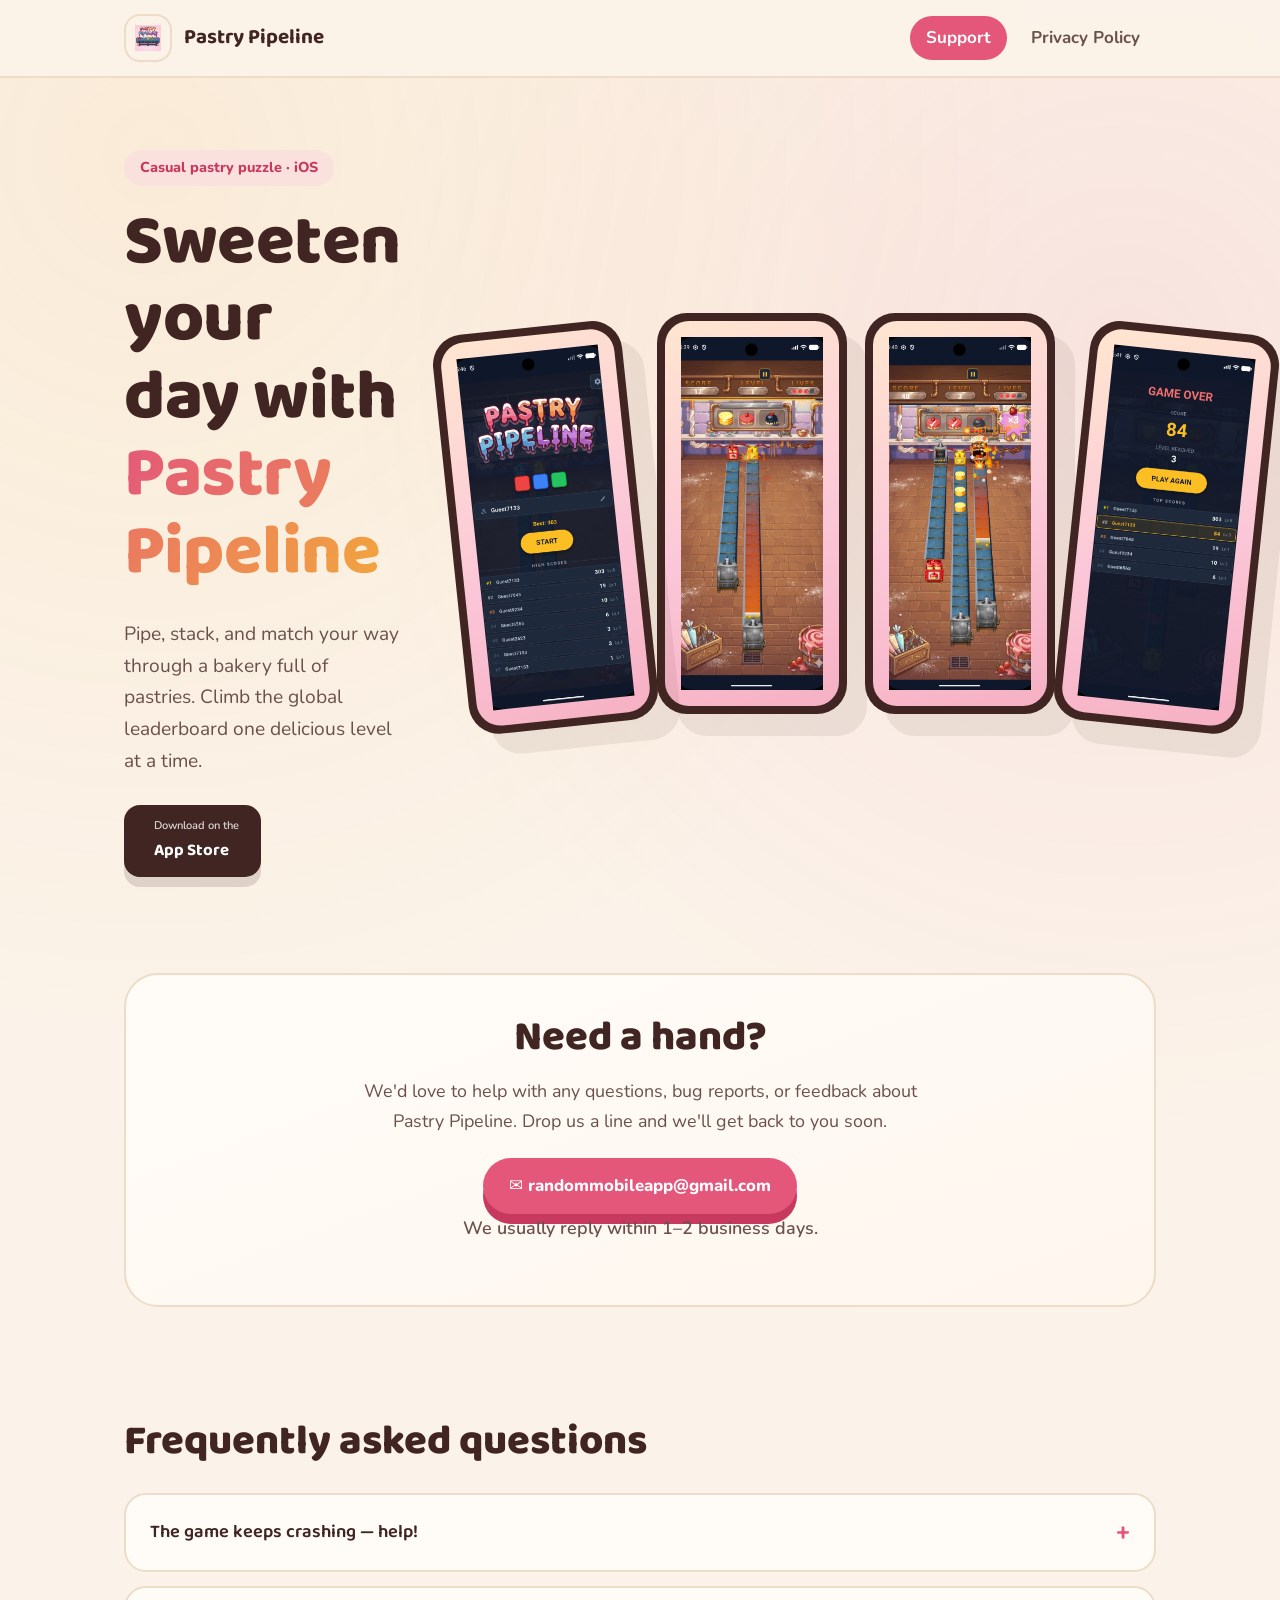
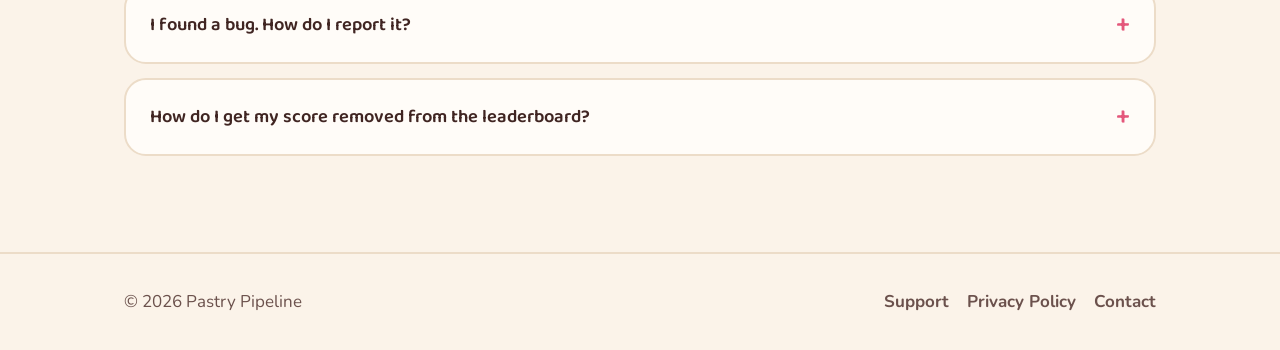
<file: index.html>
<!DOCTYPE html>
<html lang="en">
<head>
  <meta charset="UTF-8" />
  <meta name="viewport" content="width=device-width, initial-scale=1" />
  <title>Pastry Pipeline — Support</title>
  <meta name="description" content="Support and help for Pastry Pipeline, a casual pastry puzzle game for iOS. Contact us with questions, bug reports, or feedback." />
  <meta name="referrer" content="origin" />
  <!-- Open Graph -->
  <meta property="og:title" content="Pastry Pipeline" />
  <meta property="og:type" content="website" />
  <meta property="og:description" content="Support and help for Pastry Pipeline." />
  <link rel="icon" type="image/svg+xml" href="/images/logo.svg" />
 <link rel="icon" type="image/png" sizes="32x32" href="/images/logo.png" />
  <link rel="preconnect" href="https://fonts.googleapis.com" />
  <link rel="preconnect" href="https://fonts.gstatic.com" crossorigin />
  <link href="https://fonts.googleapis.com/css2?family=Baloo+2:wght@500;600;700;800&family=Nunito:wght@400;600;700;800&display=swap" rel="stylesheet" />
  <link rel="stylesheet" href="styles.css" />
</head>
<body>
  <header class="site-header">
    <nav class="nav" aria-label="Primary">
      <a class="brand" href="index.html">
        <span class="logo"><img src="images/logo.png"></span>
        <span class="name">Pastry Pipeline</span>
      </a>
      <div class="nav-links">
        <a href="index.html" class="active">Support</a>
        <a href="privacy-policy.html">Privacy&nbsp;Policy</a>
      </div>
    </nav>
  </header>

  <main>
    <!-- Hero -->
    <section class="hero">
      <div class="wrap hero-grid">
        <div>
          <span class="eyebrow">Casual pastry puzzle · iOS</span>
          <h1>Sweeten your day with <span class="glaze">Pastry Pipeline</span></h1>
          <p class="lead">Pipe, stack, and match your way through a bakery full of pastries. Climb the global leaderboard one delicious level at a time.</p>
          <div class="badges">
            <a class="store-badge" href="https://apps.apple.com/tr/app/pastry-pipeline/id6792564265" aria-label="Download on the App Store">
              <span class="ico" aria-hidden="true"></span>
              <span><small>Download on the</small><b>App Store</b></span>
            </a>
          </div>
        </div>

        <div class="phones" aria-hidden="true">
          <!-- Replace the placeholder screens with your own screenshots:
               <div class="screen"><img src="images/screen-1.png" alt="Gameplay"></div> -->
          <div class="phone tilt-l">
            <div class="screen"><img src="images/screen-1.png" alt="Oynanış"></div>
          </div>
          <div class="phone">
            <div class="screen"><img src="images/screen-2.png" alt="Oynanış"></div>
          </div>
          <div class="phone">
            <div class="screen"><img src="images/screen-3.png" alt="Oynanış"></div>
          </div>
          <div class="phone tilt-r">
            <div class="screen"><img src="images/screen-4.png" alt="Oynanış"></div>
          </div>
        </div>
      </div>
    </section>

    <!-- Support -->
    <section class="section" id="support">
      <div class="wrap">
        <div class="card support-card">
          <h2>Need a hand?</h2>
          <p>We'd love to help with any questions, bug reports, or feedback about Pastry Pipeline. Drop us a line and we'll get back to you soon.</p>
          <a class="contact-pill" href="mailto:randommobileapp@gmail.com">✉️ randommobileapp@gmail.com</a>
          <p class="reply-note">We usually reply within 1–2 business days.</p>
        </div>
      </div>
    </section>

    <!-- FAQ -->
    <section class="section" id="faq">
      <div class="wrap">
        <h2>Frequently asked questions</h2>
        <div class="faq">
          <details class="faq-item">
            <summary>The game keeps crashing — help!</summary>
            <div class="answer">Try restarting or reinstalling the app. If it persists, email us with your device model and iOS version so we can look into it.</div>
          </details>
          <details class="faq-item">
            <summary>I found a bug. How do I report it?</summary>
            <div class="answer">Email us a quick description of what happened and we'll look into it right away.</div>
          </details>
          <details class="faq-item">
            <summary>How do I get my score removed from the leaderboard?</summary>
            <div class="answer">Since the game has no in-app delete option, just email us and we'll remove your leaderboard entry. See the <a href="privacy-policy.html">Privacy Policy</a> for details on your data rights.</div>
          </details>
        </div>
      </div>
    </section>
  </main>

  <footer class="site-footer">
    <div class="wrap footer-inner">
      <span>© <span id="year">2026</span> Pastry Pipeline</span>
      <nav aria-label="Footer">
        <a href="index.html">Support</a>
        <a href="privacy-policy.html">Privacy Policy</a>
        <a href="mailto:randommobileapp@gmail.com">Contact</a>
      </nav>
    </div>
  </footer>

  <script>document.getElementById("year").textContent = new Date().getFullYear();</script>
</body>
</html>
</file>
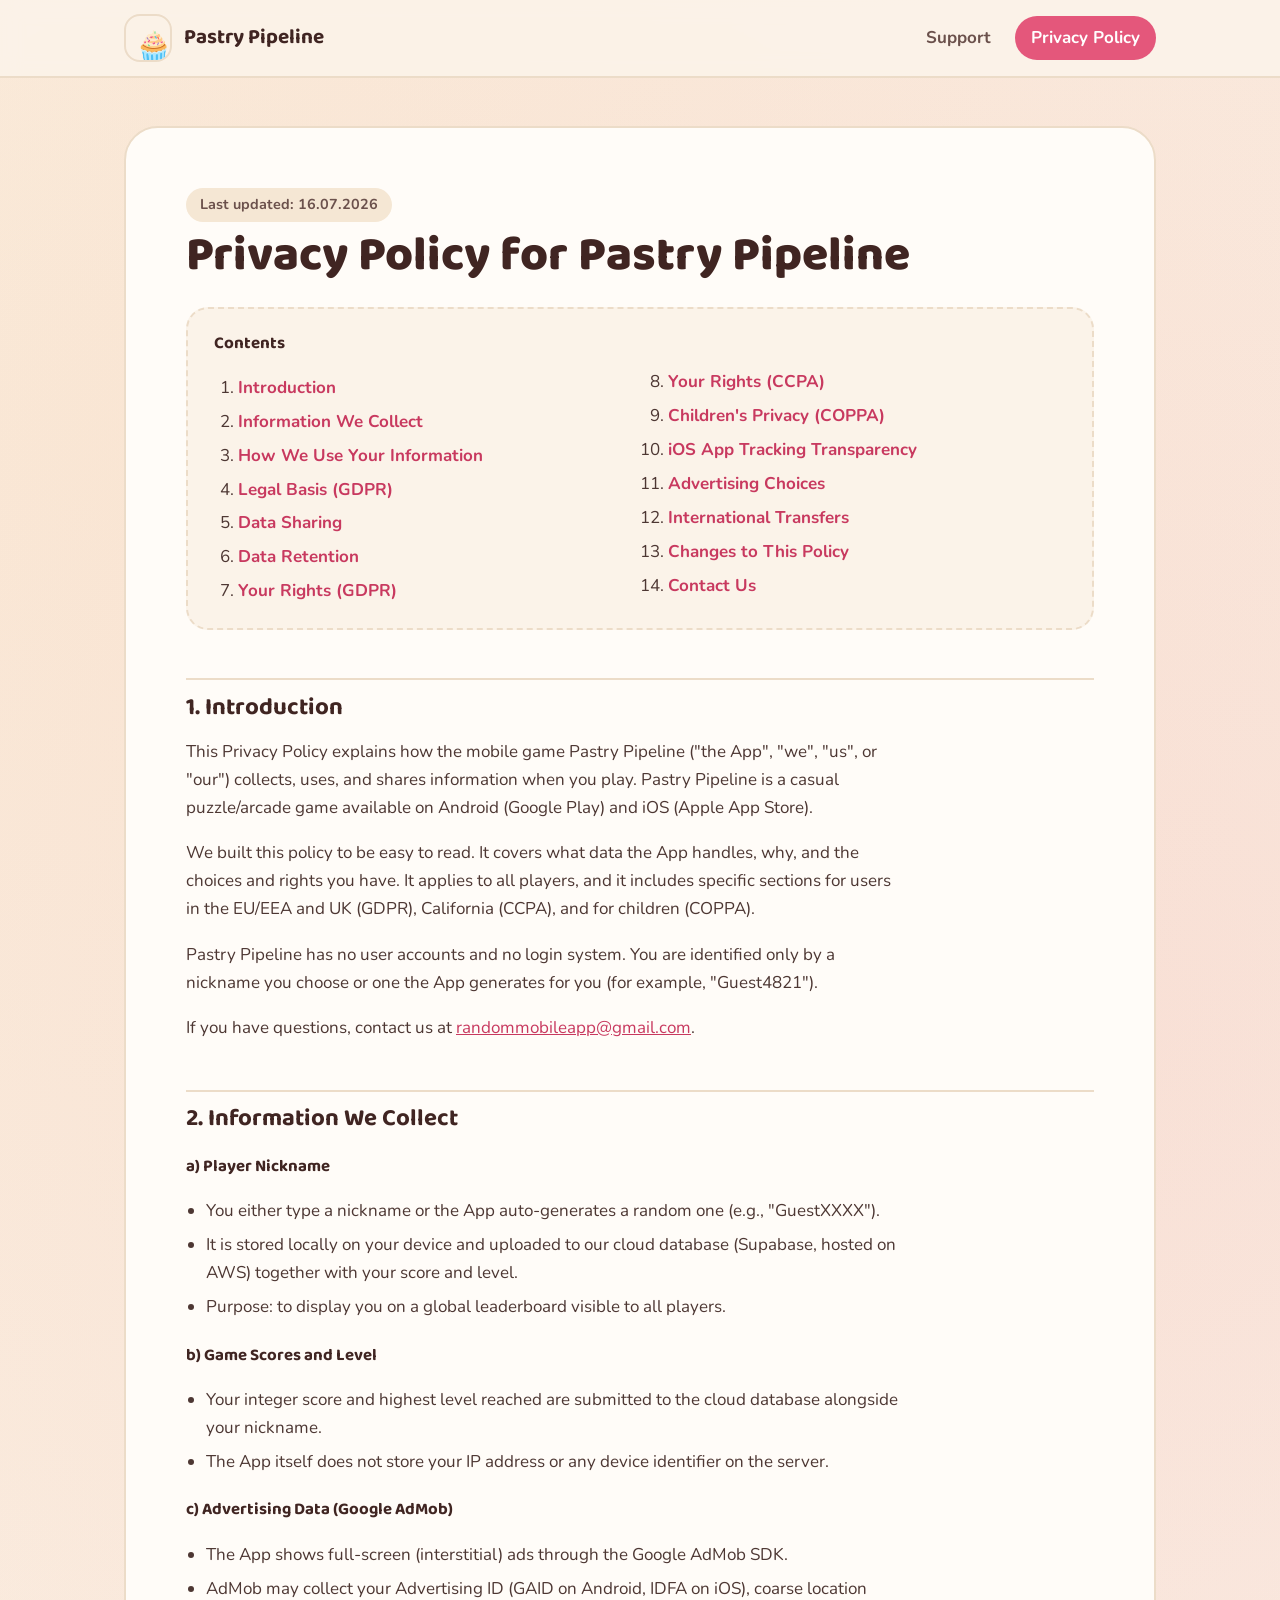
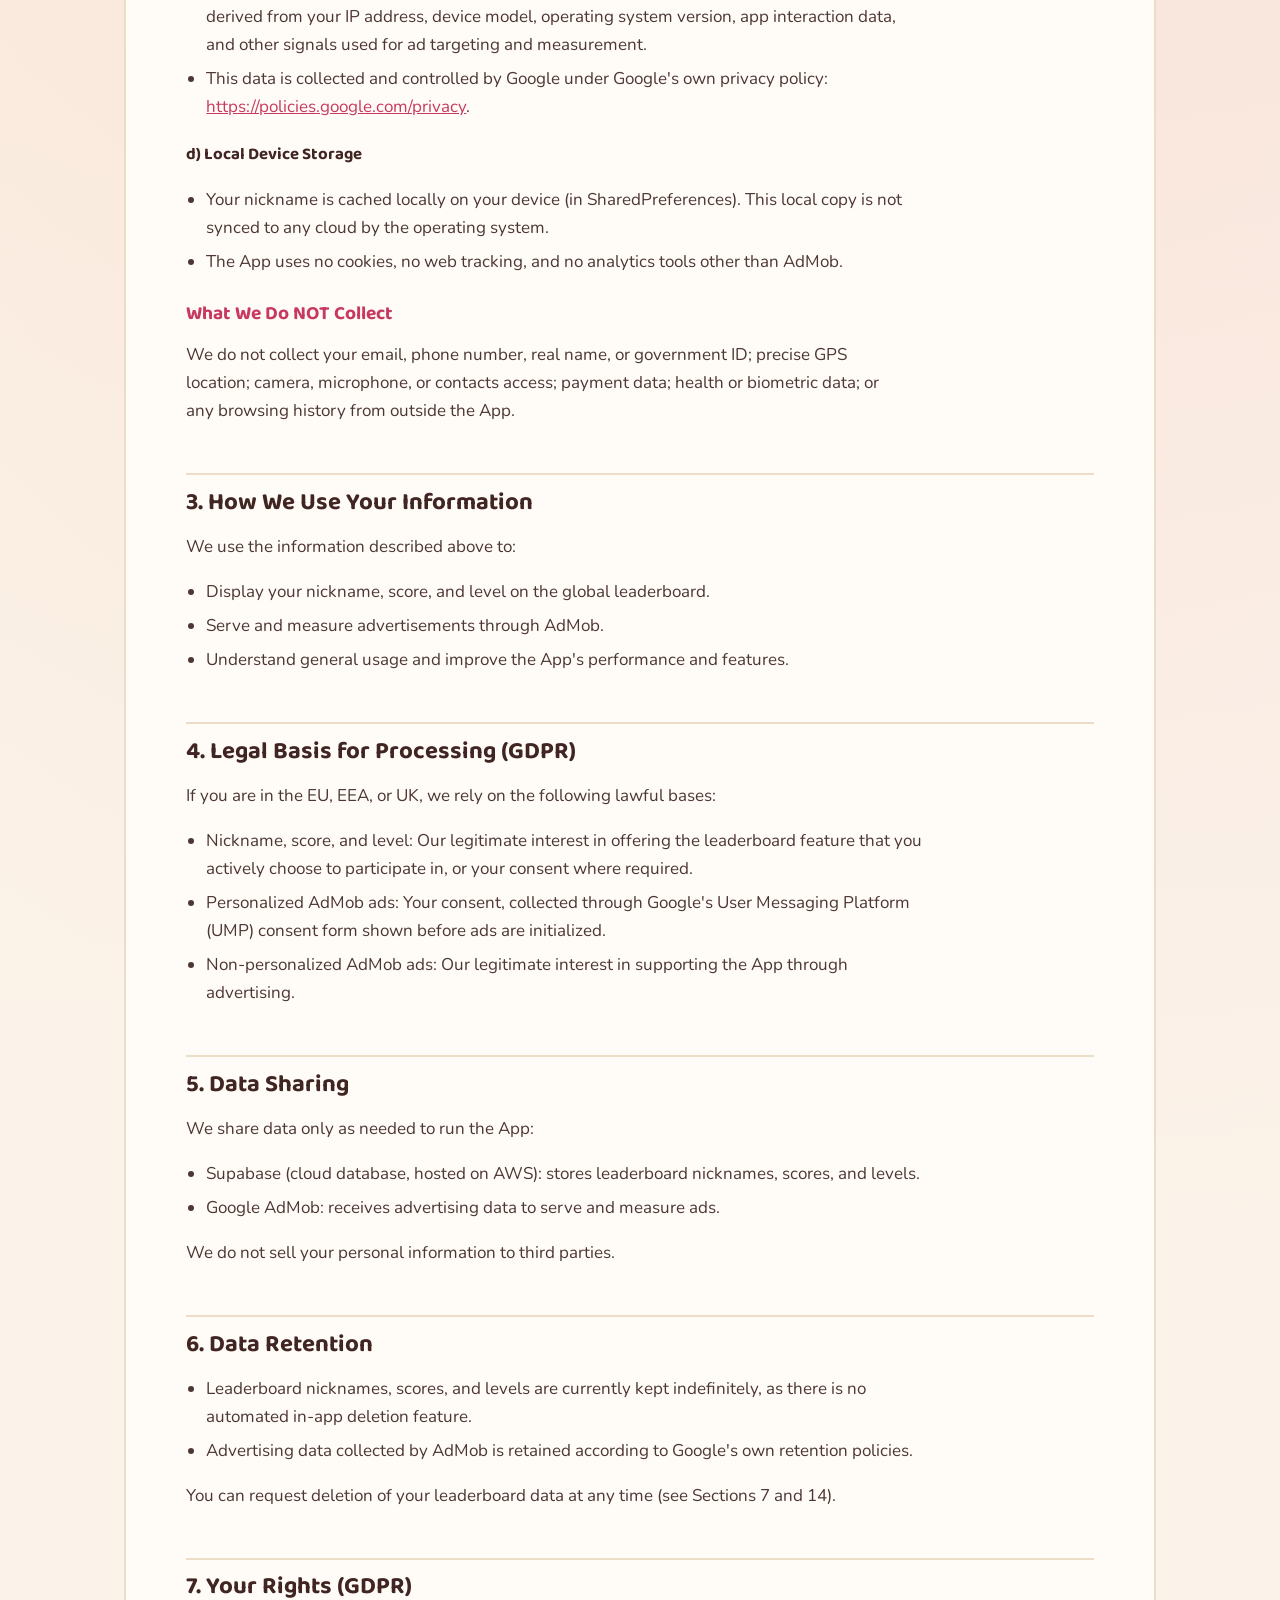
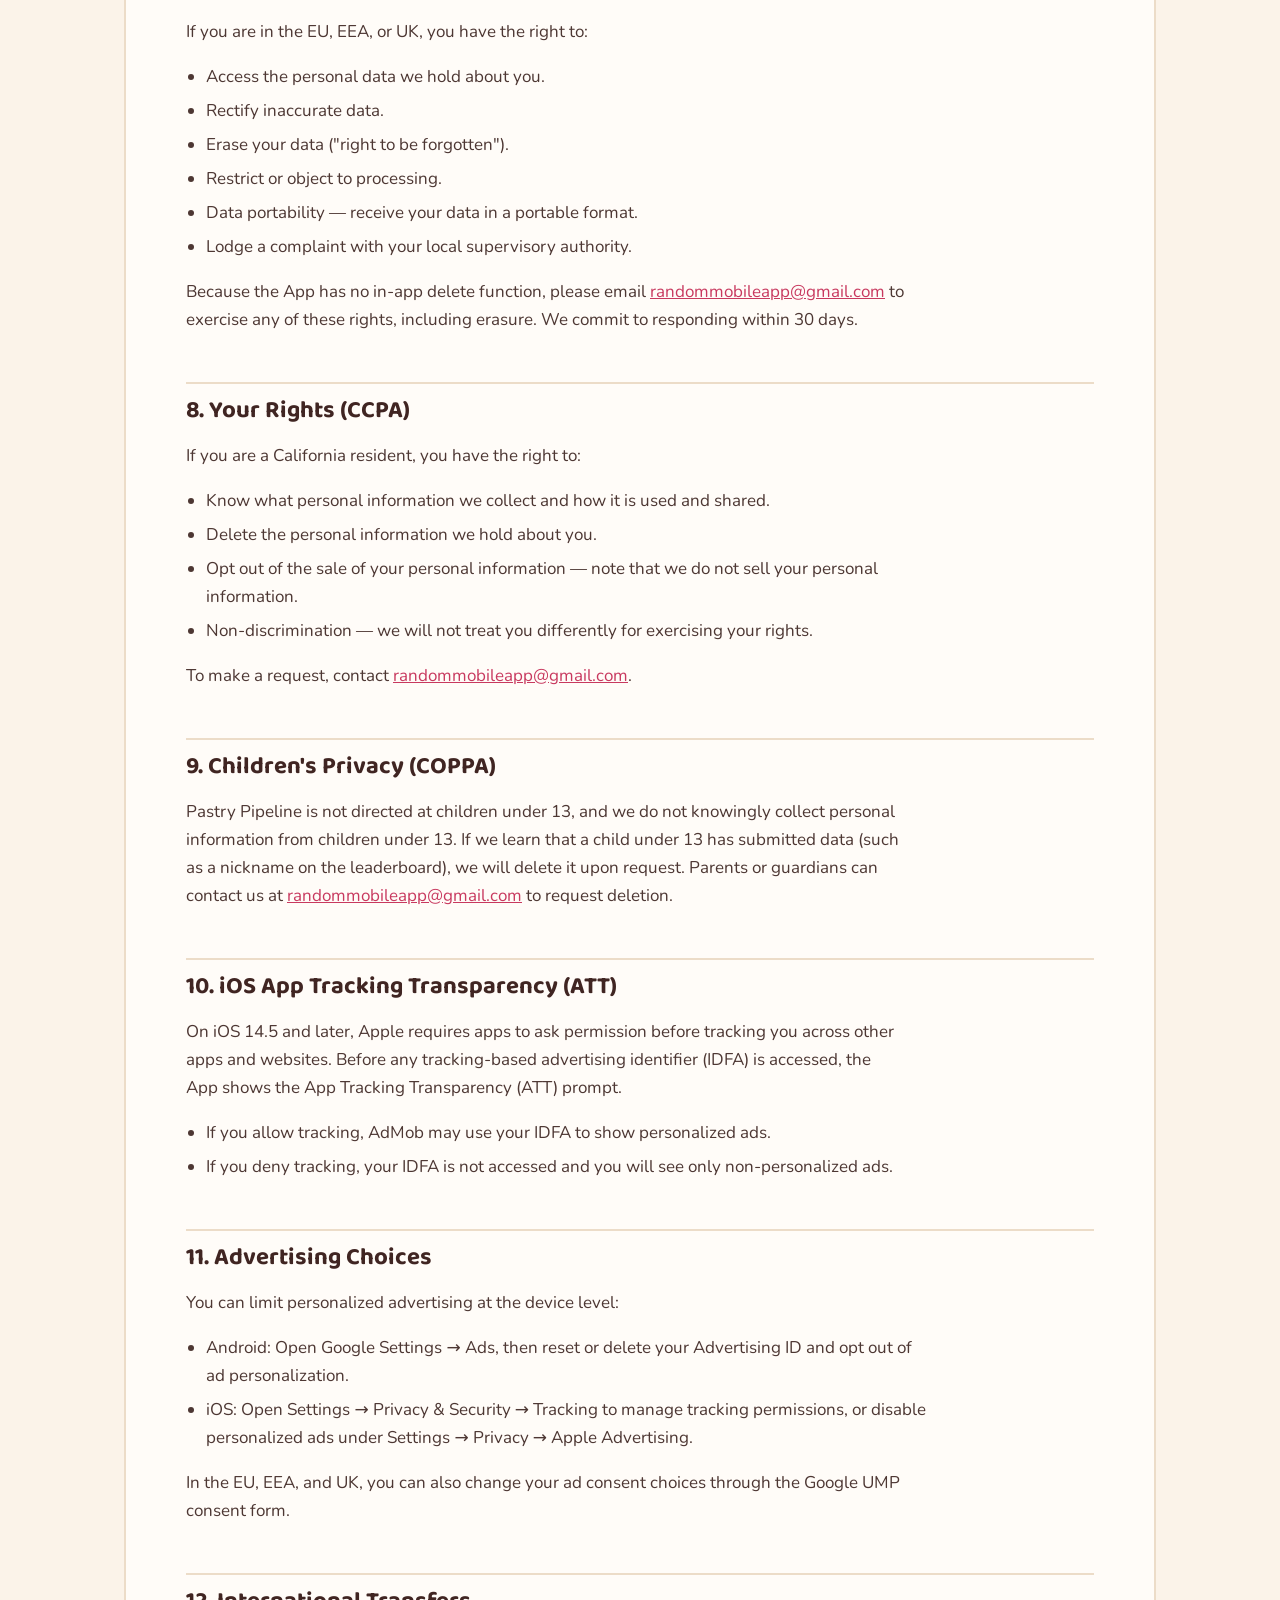
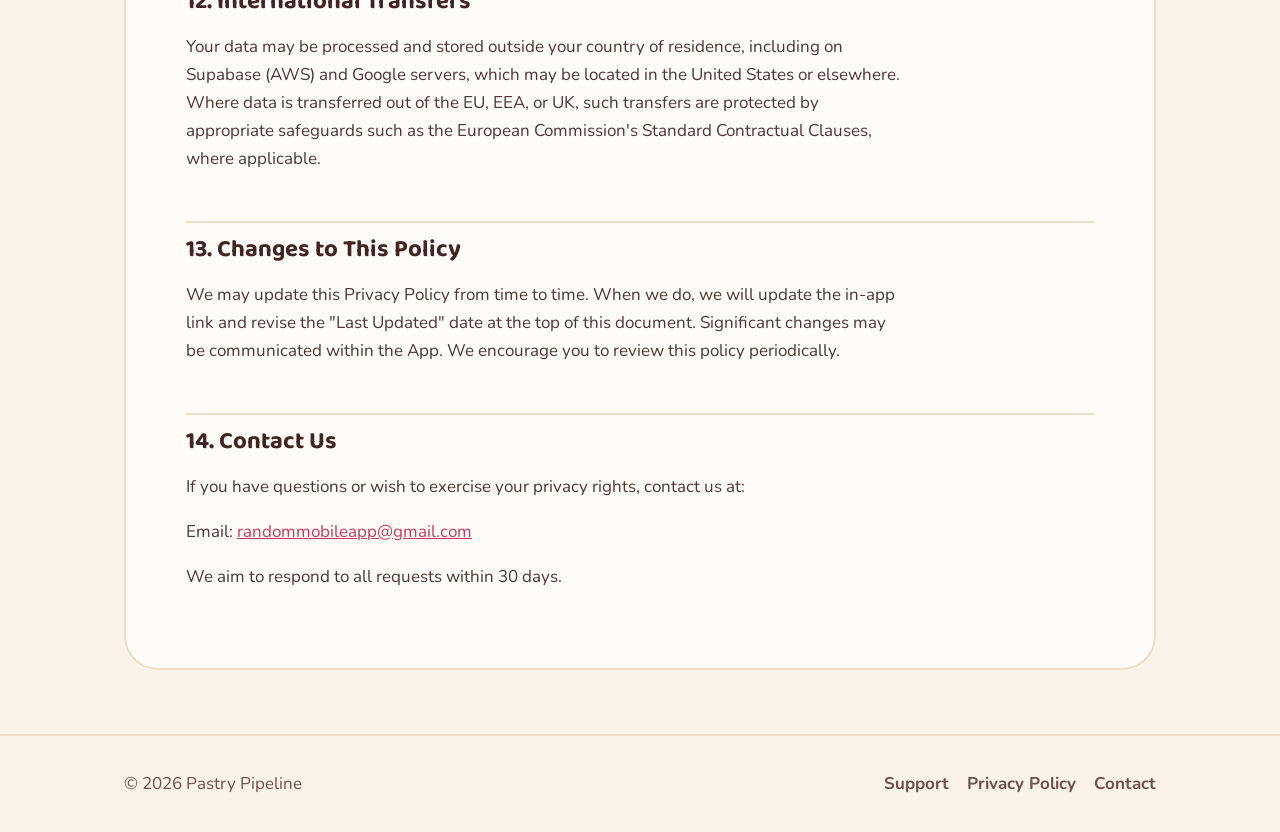
<file: privacy-policy.html>
<!DOCTYPE html>
<html lang="en">
<head>
  <meta charset="UTF-8" />
  <meta name="viewport" content="width=device-width, initial-scale=1" />
  <title>Pastry Pipeline — Privacy Policy</title>
  <meta name="description" content="Privacy Policy for Pastry Pipeline, a casual puzzle/arcade game available on Android and iOS." />
  <meta name="referrer" content="origin" />
  <meta property="og:title" content="Pastry Pipeline - Privacy Policy" />
  <meta property="og:type" content="website" />
  <meta property="og:description" content="Privacy Policy for Pastry Pipeline" />
  <link rel="icon" href="data:image/svg+xml,<svg xmlns='http://www.w3.org/2000/svg' viewBox='0 0 100 100'><text y='.9em' font-size='90'>🧁</text></svg>" />
  <link rel="preconnect" href="https://fonts.googleapis.com" />
  <link rel="preconnect" href="https://fonts.gstatic.com" crossorigin />
  <link href="https://fonts.googleapis.com/css2?family=Baloo+2:wght@500;600;700;800&family=Nunito:wght@400;600;700;800&display=swap" rel="stylesheet" />
  <link rel="stylesheet" href="styles.css" />
</head>
<body>
  <header class="site-header">
    <nav class="nav" aria-label="Primary">
      <a class="brand" href="index.html">
        <span class="logo" aria-hidden="true">🧁</span>
        <span class="name">Pastry Pipeline</span>
      </a>
      <div class="nav-links">
        <a href="index.html">Support</a>
        <a href="privacy-policy.html" class="active">Privacy&nbsp;Policy</a>
      </div>
    </nav>
  </header>

  <main class="doc">
    <div class="wrap">
      <article class="card">
        <span class="updated">Last updated: 16.07.2026</span>
        <h1>Privacy Policy for Pastry Pipeline</h1>

        <nav class="toc" aria-label="Contents">
          <strong>Contents</strong>
          <ol>
            <li><a href="#s1">Introduction</a></li>
            <li><a href="#s2">Information We Collect</a></li>
            <li><a href="#s3">How We Use Your Information</a></li>
            <li><a href="#s4">Legal Basis (GDPR)</a></li>
            <li><a href="#s5">Data Sharing</a></li>
            <li><a href="#s6">Data Retention</a></li>
            <li><a href="#s7">Your Rights (GDPR)</a></li>
            <li><a href="#s8">Your Rights (CCPA)</a></li>
            <li><a href="#s9">Children's Privacy (COPPA)</a></li>
            <li><a href="#s10">iOS App Tracking Transparency</a></li>
            <li><a href="#s11">Advertising Choices</a></li>
            <li><a href="#s12">International Transfers</a></li>
            <li><a href="#s13">Changes to This Policy</a></li>
            <li><a href="#s14">Contact Us</a></li>
          </ol>
        </nav>

        <h2 id="s1">1. Introduction</h2>
        <p>This Privacy Policy explains how the mobile game Pastry Pipeline ("the App", "we", "us", or "our") collects, uses, and shares information when you play. Pastry Pipeline is a casual puzzle/arcade game available on Android (Google Play) and iOS (Apple App Store).</p>
        <p>We built this policy to be easy to read. It covers what data the App handles, why, and the choices and rights you have. It applies to all players, and it includes specific sections for users in the EU/EEA and UK (GDPR), California (CCPA), and for children (COPPA).</p>
        <p>Pastry Pipeline has no user accounts and no login system. You are identified only by a nickname you choose or one the App generates for you (for example, "Guest4821").</p>
        <p>If you have questions, contact us at <a href="mailto:randommobileapp@gmail.com">randommobileapp@gmail.com</a>.</p>

        <h2 id="s2">2. Information We Collect</h2>
        <h4>a) Player Nickname</h4>
        <ul>
          <li>You either type a nickname or the App auto-generates a random one (e.g., "GuestXXXX").</li>
          <li>It is stored locally on your device and uploaded to our cloud database (Supabase, hosted on AWS) together with your score and level.</li>
          <li>Purpose: to display you on a global leaderboard visible to all players.</li>
        </ul>
        <h4>b) Game Scores and Level</h4>
        <ul>
          <li>Your integer score and highest level reached are submitted to the cloud database alongside your nickname.</li>
          <li>The App itself does not store your IP address or any device identifier on the server.</li>
        </ul>
        <h4>c) Advertising Data (Google AdMob)</h4>
        <ul>
          <li>The App shows full-screen (interstitial) ads through the Google AdMob SDK.</li>
          <li>AdMob may collect your Advertising ID (GAID on Android, IDFA on iOS), coarse location derived from your IP address, device model, operating system version, app interaction data, and other signals used for ad targeting and measurement.</li>
          <li>This data is collected and controlled by Google under Google's own privacy policy: <a href="https://policies.google.com/privacy" target="_blank" rel="noopener">https://policies.google.com/privacy</a>.</li>
        </ul>
        <h4>d) Local Device Storage</h4>
        <ul>
          <li>Your nickname is cached locally on your device (in SharedPreferences). This local copy is not synced to any cloud by the operating system.</li>
          <li>The App uses no cookies, no web tracking, and no analytics tools other than AdMob.</li>
        </ul>
        <h3>What We Do NOT Collect</h3>
        <p>We do not collect your email, phone number, real name, or government ID; precise GPS location; camera, microphone, or contacts access; payment data; health or biometric data; or any browsing history from outside the App.</p>

        <h2 id="s3">3. How We Use Your Information</h2>
        <p>We use the information described above to:</p>
        <ul>
          <li>Display your nickname, score, and level on the global leaderboard.</li>
          <li>Serve and measure advertisements through AdMob.</li>
          <li>Understand general usage and improve the App's performance and features.</li>
        </ul>

        <h2 id="s4">4. Legal Basis for Processing (GDPR)</h2>
        <p>If you are in the EU, EEA, or UK, we rely on the following lawful bases:</p>
        <ul>
          <li>Nickname, score, and level: Our legitimate interest in offering the leaderboard feature that you actively choose to participate in, or your consent where required.</li>
          <li>Personalized AdMob ads: Your consent, collected through Google's User Messaging Platform (UMP) consent form shown before ads are initialized.</li>
          <li>Non-personalized AdMob ads: Our legitimate interest in supporting the App through advertising.</li>
        </ul>

        <h2 id="s5">5. Data Sharing</h2>
        <p>We share data only as needed to run the App:</p>
        <ul>
          <li>Supabase (cloud database, hosted on AWS): stores leaderboard nicknames, scores, and levels.</li>
          <li>Google AdMob: receives advertising data to serve and measure ads.</li>
        </ul>
        <p>We do not sell your personal information to third parties.</p>

        <h2 id="s6">6. Data Retention</h2>
        <ul>
          <li>Leaderboard nicknames, scores, and levels are currently kept indefinitely, as there is no automated in-app deletion feature.</li>
          <li>Advertising data collected by AdMob is retained according to Google's own retention policies.</li>
        </ul>
        <p>You can request deletion of your leaderboard data at any time (see Sections 7 and 14).</p>

        <h2 id="s7">7. Your Rights (GDPR)</h2>
        <p>If you are in the EU, EEA, or UK, you have the right to:</p>
        <ul>
          <li>Access the personal data we hold about you.</li>
          <li>Rectify inaccurate data.</li>
          <li>Erase your data ("right to be forgotten").</li>
          <li>Restrict or object to processing.</li>
          <li>Data portability — receive your data in a portable format.</li>
          <li>Lodge a complaint with your local supervisory authority.</li>
        </ul>
        <p>Because the App has no in-app delete function, please email <a href="mailto:randommobileapp@gmail.com">randommobileapp@gmail.com</a> to exercise any of these rights, including erasure. We commit to responding within 30 days.</p>

        <h2 id="s8">8. Your Rights (CCPA)</h2>
        <p>If you are a California resident, you have the right to:</p>
        <ul>
          <li>Know what personal information we collect and how it is used and shared.</li>
          <li>Delete the personal information we hold about you.</li>
          <li>Opt out of the sale of your personal information — note that we do not sell your personal information.</li>
          <li>Non-discrimination — we will not treat you differently for exercising your rights.</li>
        </ul>
        <p>To make a request, contact <a href="mailto:randommobileapp@gmail.com">randommobileapp@gmail.com</a>.</p>

        <h2 id="s9">9. Children's Privacy (COPPA)</h2>
        <p>Pastry Pipeline is not directed at children under 13, and we do not knowingly collect personal information from children under 13. If we learn that a child under 13 has submitted data (such as a nickname on the leaderboard), we will delete it upon request. Parents or guardians can contact us at <a href="mailto:randommobileapp@gmail.com">randommobileapp@gmail.com</a> to request deletion.</p>

        <h2 id="s10">10. iOS App Tracking Transparency (ATT)</h2>
        <p>On iOS 14.5 and later, Apple requires apps to ask permission before tracking you across other apps and websites. Before any tracking-based advertising identifier (IDFA) is accessed, the App shows the App Tracking Transparency (ATT) prompt.</p>
        <ul>
          <li>If you allow tracking, AdMob may use your IDFA to show personalized ads.</li>
          <li>If you deny tracking, your IDFA is not accessed and you will see only non-personalized ads.</li>
        </ul>

        <h2 id="s11">11. Advertising Choices</h2>
        <p>You can limit personalized advertising at the device level:</p>
        <ul>
          <li>Android: Open Google Settings → Ads, then reset or delete your Advertising ID and opt out of ad personalization.</li>
          <li>iOS: Open Settings → Privacy &amp; Security → Tracking to manage tracking permissions, or disable personalized ads under Settings → Privacy → Apple Advertising.</li>
        </ul>
        <p>In the EU, EEA, and UK, you can also change your ad consent choices through the Google UMP consent form.</p>

        <h2 id="s12">12. International Transfers</h2>
        <p>Your data may be processed and stored outside your country of residence, including on Supabase (AWS) and Google servers, which may be located in the United States or elsewhere. Where data is transferred out of the EU, EEA, or UK, such transfers are protected by appropriate safeguards such as the European Commission's Standard Contractual Clauses, where applicable.</p>

        <h2 id="s13">13. Changes to This Policy</h2>
        <p>We may update this Privacy Policy from time to time. When we do, we will update the in-app link and revise the "Last Updated" date at the top of this document. Significant changes may be communicated within the App. We encourage you to review this policy periodically.</p>

        <h2 id="s14">14. Contact Us</h2>
        <p>If you have questions or wish to exercise your privacy rights, contact us at:</p>
        <p>Email: <a href="mailto:randommobileapp@gmail.com">randommobileapp@gmail.com</a></p>
        <p>We aim to respond to all requests within 30 days.</p>
      </article>
    </div>
  </main>

  <footer class="site-footer">
    <div class="wrap footer-inner">
      <span>© <span id="year">2026</span> Pastry Pipeline</span>
      <nav aria-label="Footer">
        <a href="index.html">Support</a>
        <a href="privacy-policy.html">Privacy Policy</a>
        <a href="mailto:randommobileapp@gmail.com">Contact</a>
      </nav>
    </div>
  </footer>

  <script>document.getElementById("year").textContent = new Date().getFullYear();</script>
</body>
</html>
</file>
<file: styles.css>
/* ============================================================
   Pastry Pipeline — shared styles
   Confectionery theme: vanilla cream, strawberry glaze, caramel
   ============================================================ */

:root {
  --vanilla: #fbf3e9;
  --vanilla-deep: #f5e7d4;
  --cream-card: #fffcf8;
  --strawberry: #e4577b;
  --strawberry-deep: #c8395f;
  --caramel: #f2a63d;
  --cocoa: #402522;
  --cocoa-soft: #6b514c;
  --pink-tint: #fbe1de;
  --mint: #7fc9a6;
  --line: #ecdcc8;
  --shadow: 20px 22px 0 rgba(64, 37, 34, 0.08);
  --radius-lg: 34px;
  --radius-md: 22px;
  --radius-sm: 14px;
  --maxw: 1080px;
  --font-display: "Baloo 2", system-ui, sans-serif;
  --font-body: "Nunito", system-ui, sans-serif;
}

* { box-sizing: border-box; }

html { scroll-behavior: smooth; }

body {
  margin: 0;
  font-family: var(--font-body);
  color: var(--cocoa);
  background-color: var(--vanilla);
  background-image:
    radial-gradient(circle at 12% 8%, rgba(242, 166, 61, 0.10), transparent 42%),
    radial-gradient(circle at 88% 18%, rgba(228, 87, 123, 0.10), transparent 40%);
  line-height: 1.65;
  font-size: 17px;
  -webkit-font-smoothing: antialiased;
}

h1, h2, h3 {
  font-family: var(--font-display);
  color: var(--cocoa);
  line-height: 1.1;
  margin: 0 0 0.4em;
}

a { color: var(--strawberry-deep); }

.wrap {
  max-width: var(--maxw);
  margin: 0 auto;
  padding: 0 24px;
}

/* -------- Header / nav -------- */
.site-header {
  position: sticky;
  top: 0;
  z-index: 50;
  background: rgba(251, 243, 233, 0.9);
  backdrop-filter: blur(10px);
  border-bottom: 2px solid var(--line);
}
.nav {
  display: flex;
  align-items: center;
  justify-content: space-between;
  gap: 16px;
  padding: 14px 24px;
  max-width: var(--maxw);
  margin: 0 auto;
}
.brand {
  display: inline-flex;
  align-items: center;
  gap: 12px;
  text-decoration: none;
  color: var(--cocoa);
  font-family: var(--font-display);
  font-weight: 700;
  font-size: 1.3rem;
}

.logo {
   flex: 0 0 auto;
   width: 48px; height: 48px; border-radius: 16px;
   display: grid; place-items: center; font-size: 30px;
   background: var(--bg); border: 2px solid var(--line);
   overflow: hidden; padding: 9px;
 }
 .logo img { width: 100%; height: 100%; object-fit: contain; display: block; }
.nav-links {
  display: flex;
  gap: 8px;
  align-items: center;
}
.nav-links a {
  text-decoration: none;
  color: var(--cocoa-soft);
  font-weight: 700;
  padding: 8px 16px;
  border-radius: 999px;
  transition: background 0.15s, color 0.15s;
}
.nav-links a:hover { background: var(--pink-tint); color: var(--strawberry-deep); }
.nav-links a.active { background: var(--strawberry); color: #fff; }

/* -------- Hero -------- */
.hero {
  padding: 72px 0 40px;
}
.hero-grid {
  display: grid;
  grid-template-columns: 1.05fr 0.95fr;
  gap: 48px;
  align-items: center;
}
.eyebrow {
  display: inline-block;
  background: var(--pink-tint);
  color: var(--strawberry-deep);
  font-weight: 800;
  padding: 6px 16px;
  border-radius: 999px;
  font-size: 0.9rem;
  margin-bottom: 18px;
}
.hero h1 {
  font-size: clamp(2.6rem, 6vw, 4.4rem);
  font-weight: 800;
  letter-spacing: -0.5px;
}
.hero h1 .glaze {
  background: linear-gradient(120deg, var(--strawberry), var(--caramel));
  -webkit-background-clip: text;
  background-clip: text;
  color: transparent;
}
.hero p.lead {
  font-size: 1.2rem;
  color: var(--cocoa-soft);
  max-width: 46ch;
  margin: 10px 0 28px;
}
.badges {
  display: flex;
  flex-wrap: wrap;
  gap: 14px;
}
.store-badge {
  display: inline-flex;
  align-items: center;
  gap: 12px;
  background: var(--cocoa);
  color: #fff;
  text-decoration: none;
  padding: 12px 22px 12px 18px;
  border-radius: 16px;
  font-weight: 700;
  box-shadow: 0 10px 0 rgba(64, 37, 34, 0.15);
  transition: transform 0.12s, box-shadow 0.12s;
}
.store-badge:hover { transform: translateY(3px); box-shadow: 0 7px 0 rgba(64, 37, 34, 0.15); }
.store-badge small { display: block; font-size: 0.7rem; font-weight: 600; opacity: 0.8; }
.store-badge b { font-family: var(--font-display); font-size: 1.05rem; }
.store-badge .ico { font-size: 1.6rem; }

/* Phone mockups */
.phones {
  position: relative;
  display: flex;
  justify-content: center;
  gap: 18px;
}
.phone {
  width: 190px;
  aspect-ratio: 9 / 19;
  background: var(--cocoa);
  border-radius: 30px;
  padding: 8px;
  box-shadow: var(--shadow);
}
.phone .screen {
  width: 100%;
  height: 100%;
  border-radius: 24px;
  overflow: hidden;
  background: linear-gradient(160deg, #ffe6d0, #fbc7d8 55%, #f6b0c3);
  display: grid;
  place-items: center;
  text-align: center;
  color: var(--cocoa);
  padding: 16px;
}
.phone .screen img { width: 100%; height: 100%; object-fit: cover; }
.phone .screen .ph-emoji { font-size: 2.4rem; margin-bottom: 8px; }
.phone .screen .ph-note { font-size: 0.78rem; font-weight: 700; color: var(--cocoa-soft); }
.phone.tilt-l { transform: rotate(-6deg) translateY(14px); }
.phone.tilt-r { transform: rotate(6deg) translateY(14px); }

/* -------- Sections -------- */
.section { padding: 56px 0; }
.section h2 {
  font-size: clamp(1.9rem, 4vw, 2.6rem);
  font-weight: 800;
}

.card {
  background: var(--cream-card);
  border: 2px solid var(--line);
  border-radius: var(--radius-lg);
  padding: 40px;
}

.support-card {
  background: linear-gradient(160deg, var(--cream-card), #fff6ee);
  text-align: center;
}
.support-card p { font-size: 1.12rem; color: var(--cocoa-soft); max-width: 52ch; margin: 0 auto 22px; }
.contact-pill {
  display: inline-flex;
  align-items: center;
  gap: 10px;
  background: var(--strawberry);
  color: #fff;
  text-decoration: none;
  font-weight: 800;
  padding: 14px 26px;
  border-radius: 999px;
  font-size: 1.05rem;
  box-shadow: 0 10px 0 var(--strawberry-deep);
  transition: transform 0.12s, box-shadow 0.12s;
}
.contact-pill:hover { transform: translateY(3px); box-shadow: 0 7px 0 var(--strawberry-deep); }
.reply-note { margin-top: 26px; margin-bottom: 0; color: var(--cocoa-soft); font-weight: 600; }

/* FAQ */
.faq { display: grid; gap: 14px; margin-top: 28px; }
details.faq-item {
  background: var(--cream-card);
  border: 2px solid var(--line);
  border-radius: var(--radius-md);
  padding: 4px 24px;
  transition: border-color 0.15s;
}
details.faq-item[open] { border-color: var(--strawberry); }
details.faq-item summary {
  list-style: none;
  cursor: pointer;
  font-family: var(--font-display);
  font-weight: 600;
  font-size: 1.15rem;
  padding: 18px 0;
  display: flex;
  justify-content: space-between;
  align-items: center;
  gap: 16px;
}
details.faq-item summary::-webkit-details-marker { display: none; }
details.faq-item summary::after {
  content: "+";
  font-size: 1.6rem;
  color: var(--strawberry);
  transition: transform 0.2s;
  line-height: 1;
}
details.faq-item[open] summary::after { transform: rotate(45deg); }
details.faq-item .answer { padding: 0 0 20px; color: var(--cocoa-soft); }

/* -------- Privacy policy document -------- */
.doc { padding: 48px 0 24px; }
.doc .card { padding: clamp(28px, 5vw, 60px); }
.doc h1 { font-size: clamp(2rem, 5vw, 3rem); font-weight: 800; }
.doc .updated {
  display: inline-block;
  background: var(--vanilla-deep);
  color: var(--cocoa-soft);
  font-weight: 700;
  padding: 5px 14px;
  border-radius: 999px;
  font-size: 0.9rem;
  margin-bottom: 8px;
}
.doc h2 {
  font-size: 1.5rem;
  font-weight: 700;
  margin-top: 2em;
  padding-top: 0.6em;
  border-top: 2px solid var(--line);
}
.doc h3 { font-size: 1.2rem; font-weight: 700; margin-top: 1.4em; color: var(--strawberry-deep); }
.doc h4 { font-family: var(--font-display); font-size: 1.05rem; margin: 1.2em 0 0.3em; }
.doc p, .doc li { color: #4d3733; max-width: 72ch; }
.doc ul { padding-left: 1.2em; }
.doc li { margin: 0.35em 0; }
.doc a { word-break: break-word; }
.toc {
  background: var(--vanilla);
  border: 2px dashed var(--line);
  border-radius: var(--radius-md);
  padding: 20px 26px;
  margin: 24px 0 8px;
}
.toc strong { font-family: var(--font-display); }
.toc ol { margin: 10px 0 0; padding-left: 1.4em; columns: 2; column-gap: 32px; }
.toc a { text-decoration: none; font-weight: 700; }
.toc a:hover { text-decoration: underline; }

/* -------- Footer -------- */
.site-footer {
  border-top: 2px solid var(--line);
  margin-top: 40px;
  padding: 34px 0;
  color: var(--cocoa-soft);
}
.footer-inner {
  display: flex;
  flex-wrap: wrap;
  justify-content: space-between;
  align-items: center;
  gap: 16px;
}
.footer-inner nav { display: flex; gap: 18px; }
.footer-inner a { color: var(--cocoa-soft); text-decoration: none; font-weight: 700; }
.footer-inner a:hover { color: var(--strawberry-deep); }

/* -------- Responsive -------- */
@media (max-width: 820px) {
  .hero-grid { grid-template-columns: 1fr; gap: 32px; }
  .phones { order: -1; }
  .phone { width: 150px; }
  .nav-links a { padding: 8px 12px; }
  .toc ol { columns: 1; }
}
@media (max-width: 480px) {
  body { font-size: 16px; }
  .brand span.name { display: none; }
  .phone.tilt-l, .phone.tilt-r { transform: none; }
  .phones { flex-wrap: wrap; }
  .card { padding: 28px 20px; }
  .contact-pill {
    max-width: 100%;
    font-size: 0.95rem;
    padding: 14px 20px;
    word-break: break-word;
    text-align: center;
  }
}

@media (prefers-reduced-motion: reduce) {
  * { scroll-behavior: auto; transition: none !important; }
}

:focus-visible { outline: 3px solid var(--caramel); outline-offset: 3px; border-radius: 6px; }
</file>
